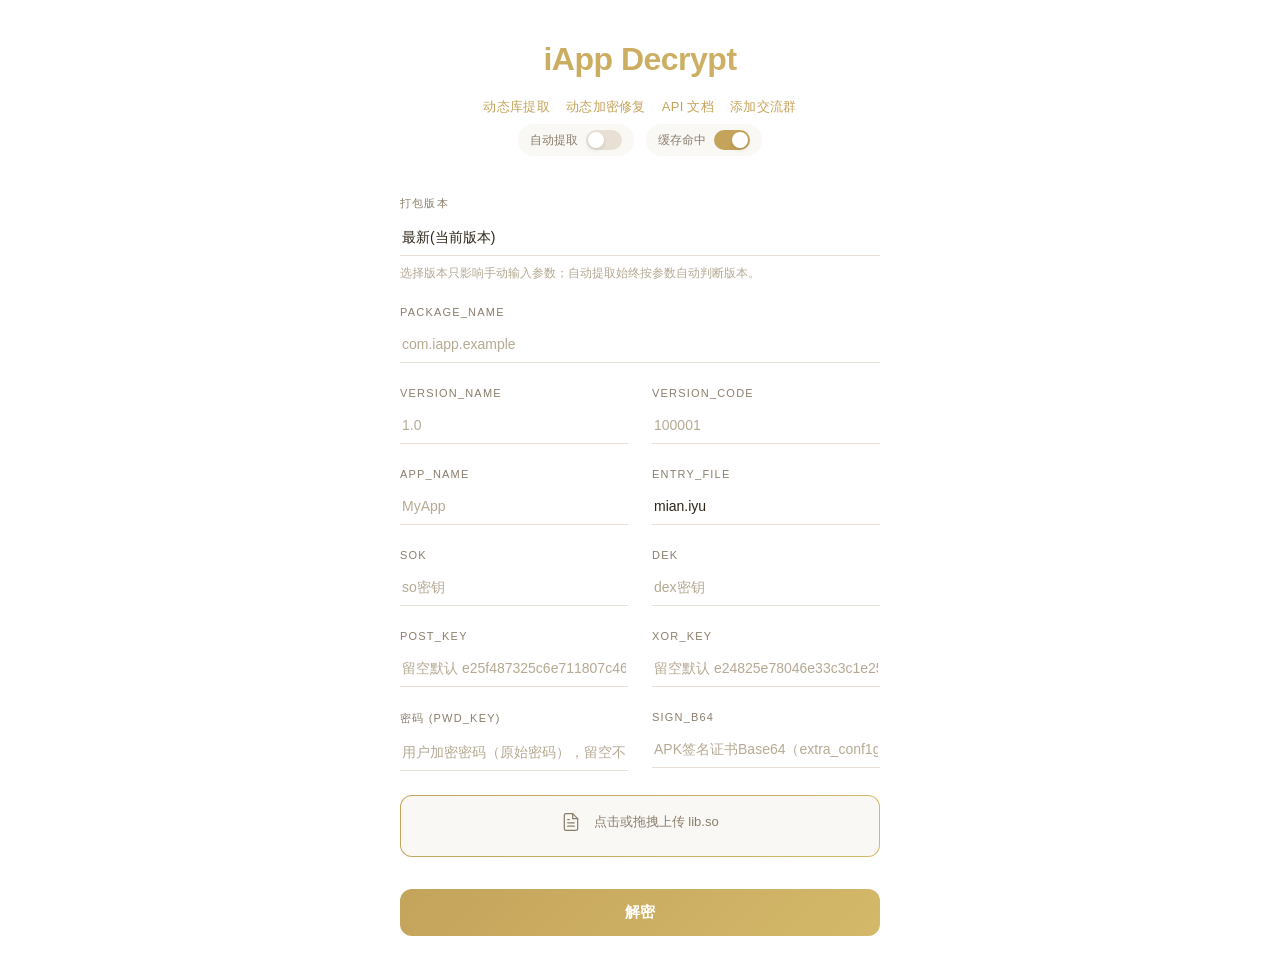
<file: temp/index.html>
<!DOCTYPE html>
<html lang="zh-CN">
<head>
    <meta charset="UTF-8">
    <meta name="viewport" content="width=device-width, initial-scale=1.0, maximum-scale=1.0, user-scalable=no">
    <title>iApp Decrypt</title>
    <link rel="stylesheet" href="css/style.css?v=2">
    <link rel="icon" type="image/x-icon" href="/favicon.ico">
</head>
<body>

<div class="main">
    <div class="header">
        <h1>iApp Decrypt</h1>
        <div class="header-links">
            <a class="header-link" href="libs.html">动态库提取</a>
            <a class="header-link" href="repair.html">动态加密修复</a>
            <a class="header-link" href="docs.html">API 文档</a>
            <a class="header-link" href="https://qm.qq.com/q/ix1x90IURa" target="_blank">添加交流群</a>
        </div>
        <div class="header-toggles">
            <div class="toggle-switch" id="autoExtractToggle" onclick="handleAutoExtractClick()">
                <span class="label">自动提取</span>
                <span class="switch"></span>
            </div>
            <div class="toggle-switch active" id="cacheToggle" onclick="handleCacheToggleClick()">
                <span class="label">缓存命中</span>
                <span class="switch"></span>
            </div>
        </div>
    </div>

    <div class="form-wrap" id="formWrap">
        <form id="decryptForm">
            <div class="file-zone" id="apkZone" style="display:none;">
                <input type="file" name="apk" accept=".apk">
                <div class="icon">
                    <svg width="20" height="20" viewBox="0 0 24 24" fill="none" stroke="currentColor" stroke-width="1.5" stroke-linecap="round" stroke-linejoin="round">
                        <path d="M12 2L2 7l10 5 10-5-10-5z"/>
                        <path d="M2 17l10 5 10-5"/>
                        <path d="M2 12l10 5 10-5"/>
                    </svg>
                </div>
                <div class="label">点击或拖拽上传 APK 文件</div>
                <div class="filename" id="apkLabel"></div>
                <div style="margin-top:8px;font-size:11px;color:var(--text3);">上传后将自动提取参数并填入下方表单</div>
            </div>
            <div class="upload-progress" id="apkExtractProgress">
                <div class="upload-progress-bar"><div class="upload-progress-fill"></div></div>
                <div class="upload-progress-text">上传进度 0%</div>
            </div>
            
            <div id="manualFields">
                <div class="field">
                    <label>打包版本</label>
                    <select id="packageMode" name="package_mode">
                        <option value="current">最新(当前版本)</option>
                        <option value="legacy4">远古(So密钥为4位)</option>
                    </select>
                    <div class="field-hint" id="packageModeHint">选择版本只影响手动输入参数；自动提取始终按参数自动判断版本。</div>
                </div>
                <div class="field">
                    <label>package_name</label>
                    <input type="text" name="package_name" placeholder="com.iapp.example" required>
                </div>
                <div class="field-row">
                    <div class="field">
                        <label>version_name</label>
                        <input type="text" name="version_name" placeholder="1.0" required>
                    </div>
                    <div class="field">
                        <label>version_code</label>
                        <input type="text" name="version_code" placeholder="100001" required>
                    </div>
                </div>
                <div class="field-row">
                    <div class="field">
                        <label>app_name</label>
                        <input type="text" name="app_name" placeholder="MyApp" required>
                    </div>
                    <div class="field">
                        <label>entry_file</label>
                        <input type="text" name="entry_file" placeholder="mian.iyu" value="mian.iyu">
                    </div>
                </div>
                <div class="field-row">
                    <div class="field">
                        <label>sok</label>
                        <input type="text" name="sok" placeholder="so密钥" required>
                    </div>
                    <div class="field">
                        <label>dek</label>
                        <input type="text" name="dek" placeholder="dex密钥" required>
                    </div>
                </div>
                <div class="field-row" id="legacySignRow">
                    <div class="field">
                        <label>sign_key</label>
                        <input type="text" name="sign_key" placeholder="APK签名MD5或最终signKey">
                    </div>
                </div>
                <div class="field-row" id="postKeyRow">
                    <div class="field">
                        <label>post_key</label>
                        <input type="text" name="post_key" placeholder="留空默认 e25f487325c6e711807c46c3e31d3c973c771e01">
                    </div>
                    <div class="field">
                        <label>xor_key</label>
                        <input type="text" name="xor_key" placeholder="留空默认 e24825e78046e33c3c1e251d4e0555e169a818ca">
                    </div>
                </div>
                <div class="field-row" id="signB64Row">
                    <div class="field">
                        <label>密码 (pwd_key)</label>
                        <input type="text" name="pwd_key" placeholder="用户加密密码（原始密码），留空不启用">
                    </div>
                    <div class="field">
                        <label>sign_b64</label>
                        <input type="text" name="sign_b64" placeholder="APK签名证书Base64（extra_conf1g.xml为空时需要，可留空自动提取）">
                    </div>
                </div>
            </div>
            
            <div class="file-zone" id="fileZone">
                <input type="file" name="libso" accept=".so" required>
                <div class="icon">
                    <svg width="20" height="20" viewBox="0 0 24 24" fill="none" stroke="currentColor" stroke-width="1.5" stroke-linecap="round" stroke-linejoin="round">
                        <path d="M14 2H6a2 2 0 0 0-2 2v16a2 2 0 0 0 2 2h12a2 2 0 0 0 2-2V8z"/>
                        <polyline points="14 2 14 8 20 8"/>
                        <line x1="16" y1="13" x2="8" y2="13"/>
                        <line x1="16" y1="17" x2="8" y2="17"/>
                        <polyline points="10 9 9 9 8 9"/>
                    </svg>
                </div>
                <div class="label">点击或拖拽上传 lib.so</div>
                <div class="filename" id="fileLabel"></div>
            </div>
            <div class="upload-progress" id="decryptUploadProgress">
                <div class="upload-progress-bar"><div class="upload-progress-fill"></div></div>
                <div class="upload-progress-text">上传进度 0%</div>
            </div>
            <button type="submit" class="submit-btn" id="submitBtn">解密</button>
            <div class="error-msg" id="errorMsg"></div>
        </form>
    </div>

        <div class="result-wrap" id="resultWrap"></div>
</div>

<div class="modal-overlay" id="modalOverlay" style="display:none;">
    <div class="modal-content">
        <div class="modal-header">
            <h3>自动提取参数</h3>
            <button class="modal-close" onclick="closeAutoExtractModal()">
                <svg width="18" height="18" viewBox="0 0 24 24" fill="none" stroke="currentColor" stroke-width="2" stroke-linecap="round" stroke-linejoin="round">
                    <line x1="18" y1="6" x2="6" y2="18"></line>
                    <line x1="6" y1="6" x2="18" y2="18"></line>
                </svg>
            </button>
        </div>
        <div class="modal-body">
            <div class="warning-box">
                <svg width="24" height="24" viewBox="0 0 24 24" fill="none" stroke="#d4915a" stroke-width="2" stroke-linecap="round" stroke-linejoin="round">
                    <path d="M12 9v2m0 4h.01"></path>
                    <path d="M12 2C6.48 2 2 6.48 2 12s4.48 10 10 10 10-4.48 10-10S17.52 2 12 2z"></path>
                </svg>
                <div class="warning-text">
                    <p><strong>注意事项：</strong></p>
                    <ul>
                        <li>大文件APK提取可能需要较长时间，请耐心等待</li>
                        <li>被加密或修改过的安装包可能无法有效提取参数</li>
                        <li>本工具只能解密由 iApp v3 打包的APK文件</li>
                    </ul>
                </div>
            </div>
        </div>
        <div class="modal-footer">
            <button class="modal-btn modal-btn-cancel" onclick="closeAutoExtractModal()">取消</button>
            <button class="modal-btn modal-btn-confirm" onclick="confirmAutoExtract()">确认开启</button>
        </div>
    </div>
</div>
<div class="toast" id="toast">已复制到剪贴板</div>
<script src="js/common.js?v=2"></script>
<script src="js/decrypt.js?v=2"></script>
</body>
</html>
</file>
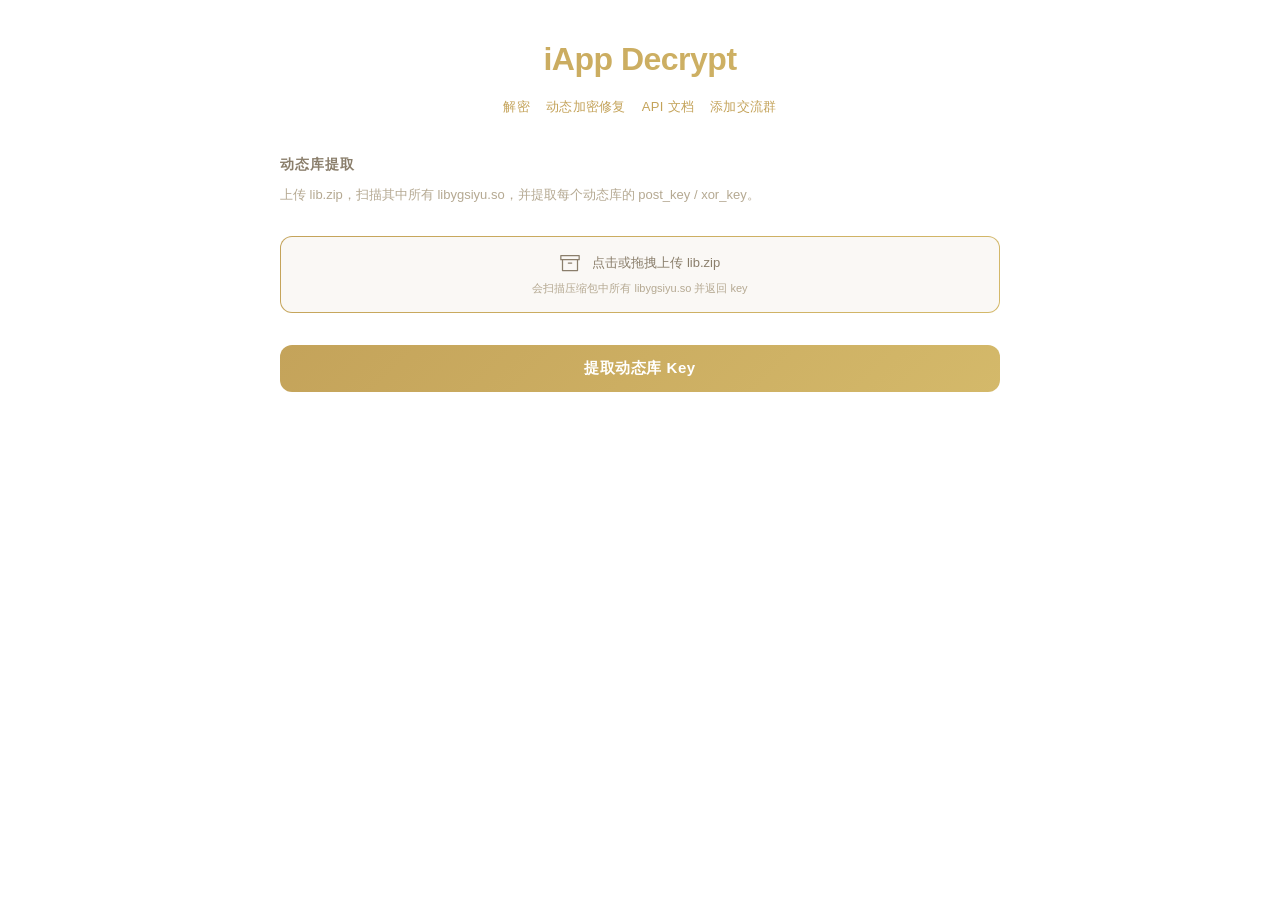
<file: temp/libs.html>
<!DOCTYPE html>
<html lang="zh-CN">
<head>
    <meta charset="UTF-8">
    <meta name="viewport" content="width=device-width, initial-scale=1.0, maximum-scale=1.0, user-scalable=no">
    <title>动态库提取 - iApp Decrypt</title>
    <link rel="stylesheet" href="css/style.css?v=2">
    <link rel="icon" type="image/x-icon" href="/favicon.ico">
</head>
<body>

<div class="main">
    <div class="header">
        <h1>iApp Decrypt</h1>
        <div class="header-links">
            <a class="header-link" href="index.html">解密</a>
            <a class="header-link" href="repair.html">动态加密修复</a>
            <a class="header-link" href="docs.html">API 文档</a>
            <a class="header-link" href="https://qm.qq.com/q/ix1x90IURa" target="_blank">添加交流群</a>
        </div>

    </div>

    <div class="lib-tool active" id="libTool">
        <div class="api-section">
            <h3>动态库提取</h3>
            <div class="api-desc">上传 lib.zip，扫描其中所有 libygsiyu.so，并提取每个动态库的 post_key / xor_key。</div>
        </div>

        <form id="libExtractForm">
            <div class="file-zone" id="libZipZone">
                <input type="file" name="libzip" accept=".zip,.apk" required>
                <div class="icon">
                    <svg width="20" height="20" viewBox="0 0 24 24" fill="none" stroke="currentColor" stroke-width="1.5" stroke-linecap="round" stroke-linejoin="round">
                        <path d="M21 8v13H3V8"/>
                        <path d="M1 3h22v5H1z"/>
                        <path d="M10 12h4"/>
                    </svg>
                </div>
                <div class="label">点击或拖拽上传 lib.zip</div>
                <div class="filename" id="libZipLabel"></div>
                <div style="margin-top:8px;font-size:11px;color:var(--text3);">会扫描压缩包中所有 libygsiyu.so 并返回 key</div>
            </div>
            <div class="upload-progress" id="libExtractUploadProgress">
                <div class="upload-progress-bar"><div class="upload-progress-fill"></div></div>
                <div class="upload-progress-text">上传进度 0%</div>
            </div>
            <button type="submit" class="submit-btn" id="libExtractBtn">提取动态库 Key</button>
            <div class="error-msg" id="libExtractError"></div>
        </form>
        <div class="tool-result" id="libExtractResult"></div>
    </div>
</div>


<div class="toast" id="toast">已复制到剪贴板</div>
<script src="js/common.js?v=2"></script>
<script src="js/libs.js?v=2"></script>
</body>
</html>
</file>
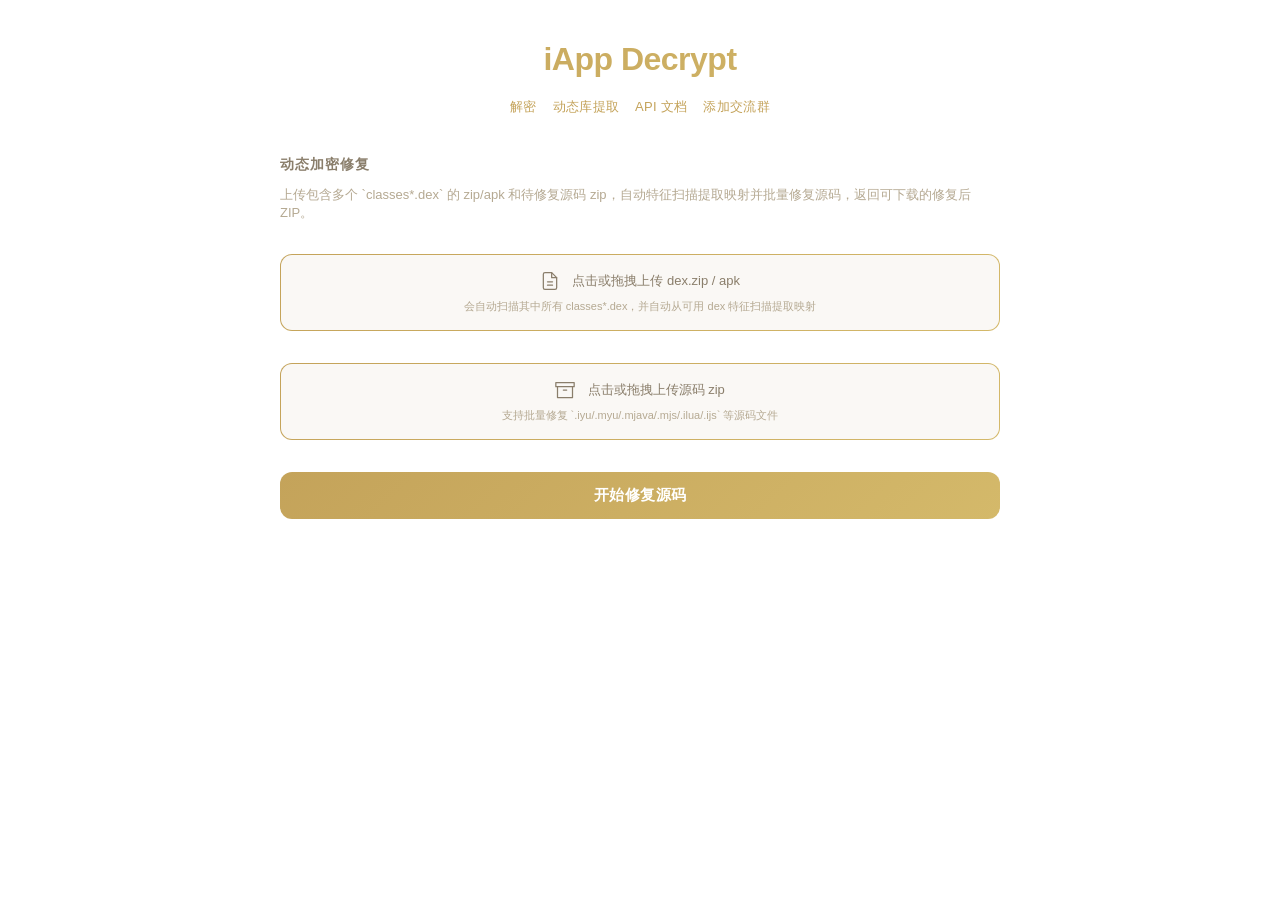
<file: temp/repair.html>
<!DOCTYPE html>
<html lang="zh-CN">
<head>
    <meta charset="UTF-8">
    <meta name="viewport" content="width=device-width, initial-scale=1.0, maximum-scale=1.0, user-scalable=no">
    <title>动态加密修复 - iApp Decrypt</title>
    <link rel="stylesheet" href="css/style.css?v=2">
    <link rel="icon" type="image/x-icon" href="/favicon.ico">
</head>
<body>

<div class="main">
    <div class="header">
        <h1>iApp Decrypt</h1>
        <div class="header-links">
            <a class="header-link" href="index.html">解密</a>
            <a class="header-link" href="libs.html">动态库提取</a>
            <a class="header-link" href="docs.html">API 文档</a>
            <a class="header-link" href="https://qm.qq.com/q/ix1x90IURa" target="_blank">添加交流群</a>
        </div>

    </div>

    <div class="lib-tool active" id="repairTool">
        <div class="api-section">
            <h3>动态加密修复</h3>
            <div class="api-desc">上传包含多个 `classes*.dex` 的 zip/apk 和待修复源码 zip，自动特征扫描提取映射并批量修复源码，返回可下载的修复后 ZIP。</div>
        </div>

        <form id="repairForm">
            <div class="file-zone" id="repairDexZone">
                <input type="file" name="dexzip" accept=".zip,.apk,.dex" required>
                <div class="icon">
                    <svg width="20" height="20" viewBox="0 0 24 24" fill="none" stroke="currentColor" stroke-width="1.5" stroke-linecap="round" stroke-linejoin="round">
                        <path d="M14 2H6a2 2 0 0 0-2 2v16a2 2 0 0 0 2 2h12a2 2 0 0 0 2-2V8z"/>
                        <polyline points="14 2 14 8 20 8"/>
                        <path d="M9 13h6"/>
                        <path d="M9 17h6"/>
                    </svg>
                </div>
                <div class="label">点击或拖拽上传 dex.zip / apk</div>
                <div class="filename" id="repairDexLabel"></div>
                <div style="margin-top:8px;font-size:11px;color:var(--text3);">会自动扫描其中所有 classes*.dex，并自动从可用 dex 特征扫描提取映射</div>
            </div>

            <div class="file-zone" id="repairSrcZipZone" style="margin-top:18px;">
                <input type="file" name="srczip" accept=".zip" required>
                <div class="icon">
                    <svg width="20" height="20" viewBox="0 0 24 24" fill="none" stroke="currentColor" stroke-width="1.5" stroke-linecap="round" stroke-linejoin="round">
                        <path d="M21 8v13H3V8"/>
                        <path d="M1 3h22v5H1z"/>
                        <path d="M10 12h4"/>
                    </svg>
                </div>
                <div class="label">点击或拖拽上传源码 zip</div>
                <div class="filename" id="repairSrcZipLabel"></div>
                <div style="margin-top:8px;font-size:11px;color:var(--text3);">支持批量修复 `.iyu/.myu/.mjava/.mjs/.ilua/.ijs` 等源码文件</div>
            </div>

            <div class="upload-progress" id="repairUploadProgress">
                <div class="upload-progress-bar"><div class="upload-progress-fill"></div></div>
                <div class="upload-progress-text">上传进度 0%</div>
            </div>
            <button type="submit" class="submit-btn" id="repairBtn">开始修复源码</button>
            <div class="error-msg" id="repairError"></div>
        </form>
        <div class="tool-result" id="repairResult"></div>
    </div>
</div>


<div class="toast" id="toast">已复制到剪贴板</div>
<script src="js/common.js?v=2"></script>
<script src="js/repair.js?v=2"></script>
</body>
</html>
</file>
<file: temp/css/style.css>
:root {
            --bg: #ffffff;
            --surface: #faf8f5;
            --surface2: #f3efe8;
            --border: #e8e0d4;
            --text: #2c2518;
            --text2: #8a7e6b;
            --text3: #b5a992;
            --accent1: #c4a35a;
            --accent2: #d4b96a;
            --grad: linear-gradient(135deg, #c4a35a, #d4b96a);
            --green: #6b9a4e;
            --red: #c45a5a;
            --orange: #d4915a;
            --r: 12px;
        }
        * { margin: 0; padding: 0; box-sizing: border-box; }
        body {
            background: var(--bg);
            color: var(--text);
            font-family: -apple-system, BlinkMacSystemFont, "Segoe UI", Roboto, "Helvetica Neue", Arial, sans-serif;
            min-height: 100vh;
            -webkit-font-smoothing: antialiased;
        }

        /* ===== Main ===== */
        .main {
            max-width: 1200px;
            margin: 0 auto;
            padding: 24px;
        }
        @media (min-width: 768px) { .main { padding: 40px; } }

        /* ===== Header ===== */
        .header {
            text-align: center;
            margin-bottom: 40px;
        }
        .header h1 {
            font-size: 32px;
            font-weight: 800;
            letter-spacing: -0.5px;
            background: var(--grad);
            -webkit-background-clip: text;
            -webkit-text-fill-color: transparent;
            background-clip: text;
            line-height: 1.2;
        }
        .header-link {
            display: inline-block;
            margin-top: 10px;
            font-size: 13px;
            font-weight: 500;
            color: var(--accent1);
            text-decoration: none;
            letter-spacing: 0.3px;
            transition: opacity 0.2s;
        }
        .header-link:hover { opacity: 0.7; }
        .header-links {
            margin-top: 10px;
            display: flex;
            gap: 16px;
            justify-content: center;
            align-items: center;
        }
        .header-toggles {
            display: flex;
            justify-content: center;
            align-items: center;
            gap: 12px;
            margin-top: 8px;
            flex-wrap: wrap;
        }
        .toggle-switch {
            display: inline-flex;
            align-items: center;
            gap: 8px;
            padding: 6px 12px;
            background: var(--surface);
            border-radius: 20px;
            cursor: pointer;
            transition: all 0.2s;
        }
        .toggle-switch:hover { background: var(--surface2); }
        .toggle-switch.disabled { opacity: 0.5; cursor: not-allowed; }
        .toggle-switch .label { font-size: 12px; font-weight: 500; color: var(--text2); }
        .toggle-switch .switch {
            width: 36px;
            height: 20px;
            background: var(--border);
            border-radius: 10px;
            position: relative;
            transition: background 0.2s;
        }
        .toggle-switch.active .switch { background: var(--accent1); }
        .toggle-switch .switch::after {
            content: '';
            position: absolute;
            width: 16px;
            height: 16px;
            background: white;
            border-radius: 50%;
            top: 2px;
            left: 2px;
            transition: transform 0.2s;
            box-shadow: 0 2px 4px rgba(0,0,0,0.1);
        }
        .toggle-switch.active .switch::after { transform: translateX(16px); }
        
        .modal-overlay {
            position: fixed;
            top: 0;
            left: 0;
            right: 0;
            bottom: 0;
            background: rgba(0, 0, 0, 0.5);
            display: flex;
            align-items: center;
            justify-content: center;
            z-index: 1000;
            backdrop-filter: blur(4px);
        }
        .modal-content {
            background: var(--bg);
            border-radius: var(--r);
            width: 90%;
            max-width: 480px;
            overflow: hidden;
            box-shadow: 0 20px 60px rgba(0, 0, 0, 0.2);
            animation: modalIn 0.2s ease-out;
        }
        @keyframes modalIn {
            from { opacity: 0; transform: scale(0.95) translateY(20px); }
            to { opacity: 1; transform: scale(1) translateY(0); }
        }
        .modal-header {
            display: flex;
            align-items: center;
            justify-content: space-between;
            padding: 20px 24px;
            border-bottom: 1px solid var(--border);
        }
        .modal-header h3 {
            font-size: 18px;
            font-weight: 700;
            color: var(--text);
        }
        .modal-close {
            background: none;
            border: none;
            color: var(--text3);
            cursor: pointer;
            padding: 6px;
            border-radius: 8px;
            transition: all 0.2s;
        }
        .modal-close:hover {
            color: var(--text);
            background: var(--surface);
        }
        .modal-body {
            padding: 24px;
        }
        .warning-box {
            display: flex;
            gap: 16px;
            padding: 16px;
            background: rgba(212, 145, 90, 0.08);
            border-radius: var(--r);
            border-left: 4px solid var(--orange);
        }
        .warning-text {
            flex: 1;
            font-size: 14px;
            color: var(--text2);
        }
        .warning-text p {
            margin-bottom: 8px;
        }
        .warning-text ul {
            list-style: none;
            padding-left: 0;
            margin: 0;
        }
        .warning-text li {
            position: relative;
            padding-left: 20px;
            margin-bottom: 6px;
            line-height: 1.5;
        }
        .warning-text li::before {
            content: '•';
            position: absolute;
            left: 0;
            color: var(--orange);
            font-weight: bold;
        }
        .modal-footer {
            display: flex;
            gap: 12px;
            padding: 16px 24px;
            border-top: 1px solid var(--border);
            background: var(--surface);
        }
        .modal-btn {
            flex: 1;
            padding: 12px;
            border: none;
            border-radius: var(--r);
            font-size: 14px;
            font-weight: 600;
            cursor: pointer;
            transition: all 0.2s;
        }
        .modal-btn-cancel {
            background: var(--surface2);
            color: var(--text2);
        }
        .modal-btn-cancel:hover {
            background: var(--border);
        }
        .modal-btn-confirm {
            background: var(--grad);
            color: white;
        }
        .modal-btn-confirm:hover {
            transform: scale(1.02);
            box-shadow: 0 4px 16px rgba(196, 163, 90, 0.4);
        }
        
        .header-links .header-link + .header-link::before {
            content: '';
            display: none;
        }

        /* ===== API Doc ===== */
        .api-doc {
            display: none;
            max-width: 720px;
            margin: 0 auto 40px;
        }
        .api-doc.active { display: block; }
        .lib-tool {
            display: none;
            max-width: 720px;
            margin: 0 auto 40px;
        }
        .lib-tool.active { display: block; }
        .api-section { margin-bottom: 32px; }
        .api-section h3 {
            font-size: 14px;
            font-weight: 700;
            color: var(--text2);
            text-transform: uppercase;
            letter-spacing: 1px;
            margin-bottom: 12px;
        }
        .api-code {
            font-family: "SF Mono", Monaco, monospace;
            font-size: 14px;
            font-weight: 600;
            color: var(--accent1);
            background: var(--surface);
            display: inline-block;
            padding: 8px 16px;
            border-radius: 8px;
        }
        .api-desc {
            font-size: 13px;
            color: var(--text3);
            margin-top: 6px;
        }
        .api-table {
            width: 100%;
            border-collapse: collapse;
            font-size: 13px;
        }
        .api-table th {
            text-align: left;
            padding: 8px 12px;
            font-weight: 600;
            color: var(--text2);
            font-size: 11px;
            text-transform: uppercase;
            letter-spacing: 0.5px;
            border-bottom: 1px solid var(--border);
        }
        .api-table td {
            padding: 10px 12px;
            border-bottom: 1px solid var(--surface2);
            color: var(--text);
        }
        .api-table .mono {
            font-family: "SF Mono", Monaco, monospace;
            font-weight: 600;
            color: var(--accent1);
            font-size: 12px;
        }
        .api-table .req {
            color: var(--red);
            font-weight: 600;
        }
        .code-tabs {
            position: relative;
            display: flex;
            gap: 4px;
            margin-bottom: 12px;
        }
        .tab-indicator {
            position: absolute;
            top: 0;
            height: 100%;
            border-radius: 8px;
            background: var(--surface);
            pointer-events: none;
            z-index: 0;
            /* 左缘与宽度用带回弹的缓动：先拉长、再收拢 */
            transition: left 0.32s cubic-bezier(0.34, 1.3, 0.64, 1),
                        width 0.32s cubic-bezier(0.34, 1.3, 0.64, 1);
        }
        .tab-btn {
            position: relative;
            z-index: 1;
            padding: 6px 14px;
            background: transparent;
            border: none;
            border-radius: 8px;
            color: var(--text3);
            font-size: 12px;
            font-weight: 600;
            cursor: pointer;
            transition: color 0.2s, background 0.2s;
        }
        .tab-btn:hover:not(.active) { color: var(--text); background: var(--surface); }
        .tab-btn.active { color: var(--accent1); }
        .tab-panel { display: none; }
        .tab-panel.active { display: block; }
        @media (prefers-reduced-motion: reduce) {
            .tab-indicator { transition: none; }
        }
        .api-example {
            background: var(--surface);
            border-radius: var(--r);
            padding: 20px;
            font-family: "SF Mono", "Fira Code", Monaco, Consolas, monospace;
            font-size: 12.5px;
            line-height: 1.7;
            color: #5a5245;
            white-space: pre;
            overflow-x: auto;
            margin: 0;
        }

        /* ===== Markdown 渲染 ===== */
        .markdown-body {
            font-size: 14px;
            color: var(--text);
            line-height: 1.7;
        }
        .markdown-body h1 {
            font-size: 26px;
            font-weight: 800;
            margin: 0 0 16px;
            letter-spacing: -0.5px;
        }
        .markdown-body h2 {
            font-size: 18px;
            font-weight: 700;
            margin: 32px 0 12px;
            padding-top: 8px;
            border-top: 1px solid var(--border);
        }
        .markdown-body h3 {
            font-size: 15px;
            font-weight: 700;
            margin: 24px 0 10px;
        }
        .markdown-body h4 {
            font-size: 14px;
            font-weight: 700;
            margin: 20px 0 8px;
            color: var(--text2);
        }
        .markdown-body p {
            margin: 0 0 12px;
            color: var(--text3);
        }
        .markdown-body a {
            color: var(--accent1);
            text-decoration: none;
        }
        .markdown-body a:hover { text-decoration: underline; }
        .markdown-body ul, .markdown-body ol {
            margin: 0 0 12px 20px;
            color: var(--text3);
        }
        .markdown-body li { margin-bottom: 4px; }
        .markdown-body code {
            font-family: "SF Mono", Monaco, monospace;
            font-size: 12px;
            color: var(--accent1);
            background: var(--surface);
            padding: 2px 6px;
            border-radius: 4px;
        }
        .markdown-body pre {
            background: var(--surface);
            border-radius: var(--r);
            padding: 20px;
            margin: 0 0 16px;
            overflow-x: auto;
        }
        .markdown-body pre code {
            font-family: "SF Mono", "Fira Code", Monaco, Consolas, monospace;
            font-size: 12.5px;
            line-height: 1.7;
            color: #5a5245;
            background: transparent;
            padding: 0;
            border-radius: 0;
            white-space: pre;
        }
        .markdown-body table {
            width: 100%;
            border-collapse: collapse;
            font-size: 13px;
            margin: 0 0 16px;
        }
        .markdown-body th {
            text-align: left;
            padding: 8px 12px;
            font-weight: 600;
            color: var(--text2);
            font-size: 11px;
            text-transform: uppercase;
            letter-spacing: 0.5px;
            border-bottom: 1px solid var(--border);
        }
        .markdown-body td {
            padding: 10px 12px;
            border-bottom: 1px solid var(--surface2);
            color: var(--text);
        }
        .markdown-body blockquote {
            margin: 0 0 16px;
            padding: 8px 16px;
            border-left: 3px solid var(--accent1);
            background: var(--surface);
            border-radius: 0 var(--r) var(--r) 0;
            color: var(--text3);
            font-size: 13px;
        }
        .markdown-body hr {
            border: none;
            border-top: 1px solid var(--border);
            margin: 24px 0;
        }

        /* ===== Docs 布局 ===== */
        .docs-layout {
            display: flex;
            gap: 32px;
            align-items: flex-start;
            margin-top: 8px;
        }
        .docs-sidebar {
            width: 220px;
            flex-shrink: 0;
            position: sticky;
            top: 24px;
            max-height: calc(100vh - 48px);
            overflow-y: auto;
            padding-right: 8px;
        }
        .docs-group { margin-bottom: 18px; }
        .docs-group-title {
            font-size: 11px;
            font-weight: 700;
            color: var(--text3);
            text-transform: uppercase;
            letter-spacing: 1px;
            margin-bottom: 6px;
            padding-left: 10px;
        }
        .docs-side-item {
            display: block;
            padding: 6px 10px;
            font-size: 13px;
            color: var(--text2);
            text-decoration: none;
            border-radius: 6px;
            margin-bottom: 2px;
            transition: all 0.15s;
        }
        .docs-side-item:hover { background: var(--surface); color: var(--text); }
        .docs-side-item.active { background: var(--surface); color: var(--accent1); font-weight: 600; }
        .docs-content {
            flex: 1;
            min-width: 0;
            max-width: 760px;
        }
        .docs-nav {
            display: flex;
            justify-content: space-between;
            gap: 16px;
            margin-top: 48px;
            border-top: 1px solid var(--border);
            padding-top: 24px;
        }
        .docs-nav-card {
            display: flex;
            flex-direction: column;
            gap: 4px;
            padding: 16px 20px;
            border: 1px solid var(--border);
            border-radius: var(--r);
            text-decoration: none;
            background: var(--surface);
            min-width: 160px;
            transition: all 0.2s;
        }
        .docs-nav-card:hover { border-color: var(--accent1); }
        .docs-nav-next { text-align: right; margin-left: auto; }
        .docs-nav-dir { font-size: 11px; color: var(--text3); }
        .docs-nav-title { font-size: 14px; font-weight: 600; color: var(--accent1); }

        /* ===== 在线调试 ===== */
        .debug-box {
            margin-top: 36px;
            border: 1px solid var(--border);
            border-radius: var(--r);
            padding: 20px;
            background: var(--bg);
        }
        .debug-title { font-size: 15px; font-weight: 700; margin-bottom: 16px; }
        .debug-form { display: flex; flex-direction: column; gap: 12px; }
        .debug-field { display: flex; flex-direction: column; gap: 6px; }
        .debug-field label { font-size: 12px; color: var(--text2); font-weight: 500; }
        .debug-field label b { color: var(--red); }
        .debug-field input[type="text"], .debug-field select {
            padding: 8px 12px;
            border: 1px solid var(--border);
            border-radius: 8px;
            font-size: 13px;
            color: var(--text);
            background: var(--bg);
        }
        .debug-field input[type="text"]:focus, .debug-field select:focus {
            border-color: var(--accent1);
            outline: none;
        }
        .debug-field input[type="file"] { font-size: 12px; color: var(--text3); }
        .debug-send {
            align-self: flex-start;
            padding: 10px 20px;
            background: var(--grad);
            color: #fff;
            border: none;
            border-radius: 8px;
            font-size: 13px;
            font-weight: 600;
            cursor: pointer;
            transition: all 0.2s;
        }
        .debug-send:hover { opacity: 0.9; transform: translateY(-1px); }
        .debug-send:active { transform: none; }
        .debug-result {
            margin-top: 16px;
            background: var(--surface);
            border-radius: var(--r);
            padding: 16px;
            max-height: 420px;
            overflow: auto;
        }
        .debug-result pre {
            font-family: "SF Mono", Monaco, monospace;
            font-size: 12px;
            line-height: 1.6;
            color: #5a5245;
            white-space: pre-wrap;
            word-break: break-all;
            margin: 0;
        }
        .debug-result p { color: var(--text3); font-size: 13px; margin: 0; }
        .debug-err { color: var(--red); font-size: 13px; }
        .debug-link { color: var(--accent1); font-weight: 600; }

        .docs-menu-btn {
            display: none;
        }
        .docs-backdrop {
            display: none;
        }

        @media (max-width: 900px) {
            .docs-layout { flex-direction: column; }
            .docs-menu-btn {
                position: sticky;
                top: 12px;
                z-index: 60;
                display: inline-flex;
                align-items: center;
                gap: 6px;
                align-self: flex-start;
                padding: 8px 14px;
                background: var(--surface);
                border: 1px solid var(--border);
                border-radius: 8px;
                font-size: 13px;
                font-weight: 600;
                color: var(--text);
                cursor: pointer;
                margin-bottom: 16px;
            }
            .docs-sidebar {
                position: fixed;
                top: 0;
                left: 0;
                bottom: 0;
                width: 270px;
                max-height: none;
                background: var(--bg);
                z-index: 100;
                padding: 24px 20px;
                overflow-y: auto;
                transform: translateX(-100%);
                transition: transform 0.25s ease;
                box-shadow: 0 0 40px rgba(0, 0, 0, 0.12);
            }
            .docs-sidebar.open { transform: translateX(0); }
            .docs-backdrop {
                display: block;
                position: fixed;
                inset: 0;
                background: rgba(0, 0, 0, 0.35);
                z-index: 99;
                opacity: 0;
                pointer-events: none;
                transition: opacity 0.25s ease;
            }
            .docs-backdrop.show { opacity: 1; pointer-events: auto; }
        }

        /* 手机端长行自动换行，避免横向滚动 */
        @media (max-width: 900px) {
            .markdown-body pre,
            .markdown-body pre code {
                white-space: pre-wrap;
                overflow-wrap: anywhere;
                word-break: break-word;
            }
            .markdown-body code {
                overflow-wrap: anywhere;
                word-break: break-word;
            }
            .markdown-body td,
            .markdown-body th {
                word-break: break-word;
            }
        }

        /* ===== Form ===== */
        .form-wrap {
            max-width: 480px;
            margin: 0 auto;
        }
        .field { margin-bottom: 24px; }
        .field label {
            display: block;
            font-size: 11px;
            font-weight: 300;
            color: var(--text2);
            margin-bottom: 8px;
            text-transform: uppercase;
            letter-spacing: 1.2px;
        }
        .field input[type="text"],
        .field select {
            width: 100%;
            padding: 10px 2px;
            background: transparent;
            border: none;
            border-bottom: 1px solid var(--border);
            border-radius: 0;
            color: var(--text);
            font-size: 14px;
            outline: none;
            transition: border-image 0.3s;
        }
        .field input[type="text"]:focus,
        .field select:focus {
            border-bottom: 2px solid transparent;
            border-image: var(--grad) 1;
        }
        .field input[type="text"]::placeholder { color: var(--text3); font-weight: 300; }
        .field select { appearance: none; color: var(--text); }
        .field-hint {
            margin-top: 8px;
            font-size: 12px;
            line-height: 1.5;
            color: var(--text3);
        }
        .field-row {
            display: grid;
            grid-template-columns: 1fr 1fr;
            gap: 24px;
        }
        .file-zone {
            position: relative;
            border: 1.5px dashed transparent;
            border-radius: var(--r);
            padding: 16px 24px;
            text-align: center;
            cursor: pointer;
            transition: all 0.25s ease;
            margin-bottom: 32px;
            background-origin: border-box;
            background-clip: padding-box, border-box;
            background-image: linear-gradient(var(--surface), var(--surface)), var(--grad);
        }
        .file-zone:hover, .file-zone.dragover {
            transform: translateY(-2px);
            background-image: linear-gradient(var(--surface2), var(--surface2)), var(--grad);
        }
        .file-zone input { position: absolute; inset: 0; opacity: 0; cursor: pointer; }
        .file-zone .icon { margin-bottom: 0; display: inline; vertical-align: middle; }
        .file-zone .icon svg { stroke: var(--text2); transition: stroke 0.2s; vertical-align: middle; }
        .file-zone:hover .icon svg { stroke: var(--accent1); }
        .file-zone .label { font-size: 13px; color: var(--text2); font-weight: 400; display: inline; vertical-align: middle; margin-left: 8px; }
        .file-zone .filename { font-size: 13px; color: var(--accent1); margin-top: 8px; font-weight: 600; word-break: break-all; }
        .upload-progress {
            display: none;
            margin: -14px 0 18px;
            padding: 12px 14px;
            background: var(--surface);
            border-radius: var(--r);
        }
        .upload-progress.show { display: block; }
        .upload-progress-bar {
            width: 100%;
            height: 6px;
            border-radius: 999px;
            background: var(--surface2);
            overflow: hidden;
        }
        .upload-progress-fill {
            width: 0%;
            height: 100%;
            background: var(--grad);
            transition: width 0.15s ease;
        }
        .upload-progress-text {
            margin-top: 8px;
            font-size: 12px;
            color: var(--text2);
        }
        .submit-btn {
            width: 100%;
            padding: 14px;
            background: var(--grad);
            color: #ffffff;
            border: none;
            border-radius: var(--r);
            font-size: 15px;
            font-weight: 700;
            cursor: pointer;
            transition: all 0.2s ease;
            letter-spacing: 0.5px;
        }
        .submit-btn:hover { transform: scale(1.02); box-shadow: 0 8px 32px rgba(196, 163, 90, 0.3); }
        .submit-btn:active { transform: scale(0.97); box-shadow: none; }
        .submit-btn:disabled { opacity: 0.4; cursor: not-allowed; transform: none; box-shadow: none; }
        .error-msg {
            margin-top: 16px;
            padding: 12px 16px;
            background: rgba(196, 90, 90, 0.08);
            border-radius: var(--r);
            color: var(--red);
            font-size: 13px;
            display: none;
        }
        .error-msg.show { display: block; }
        .tool-result {
            margin-top: 24px;
        }
        .tool-result-list {
            display: grid;
            gap: 16px;
        }
        .tool-result-card {
            background: var(--surface);
            border-radius: var(--r);
            padding: 18px 20px;
        }
        .tool-result-card pre {
            white-space: pre-wrap;
            overflow-wrap: anywhere;
            word-break: break-word;
        }
        .tool-result-path {
            font-size: 13px;
            font-weight: 700;
            color: var(--text);
            margin-bottom: 14px;
            word-break: break-all;
            font-family: "SF Mono", Monaco, monospace;
        }
        .tool-result-grid {
            display: grid;
            gap: 12px;
        }
        .tool-result-item {
            background: var(--bg);
            border-radius: 10px;
            padding: 12px 14px;
        }
        .tool-result-label {
            font-size: 11px;
            color: var(--text3);
            text-transform: uppercase;
            letter-spacing: 0.8px;
            margin-bottom: 8px;
        }
        .tool-result-value {
            font-size: 13px;
            color: var(--text);
            line-height: 1.6;
            word-break: break-all;
            font-family: "SF Mono", Monaco, "Cascadia Code", monospace;
        }

        /* ===== Result ===== */
        .result-wrap { display: none; }
        .result-wrap.active { display: block; }
        .form-wrap.hidden { display: none; }

        .top-bar {
            display: flex;
            align-items: center;
            justify-content: space-between;
            gap: 16px;
            flex-wrap: wrap;
            margin-bottom: 24px;
        }
        .top-bar h2 {
            font-size: 20px;
            font-weight: 700;
            display: flex;
            align-items: center;
            gap: 12px;
        }
        .top-bar h2 .dot {
            width: 10px;
            height: 10px;
            border-radius: 50%;
            background: var(--green);
            box-shadow: 0 0 12px rgba(107, 154, 78, 0.3);
        }
        .top-bar h2 .dot.fail { background: var(--red); box-shadow: 0 0 12px rgba(196, 90, 90, 0.3); }
        .top-actions { display: flex; gap: 8px; align-items: center; }
        .pill { padding: 6px 16px; border-radius: 20px; font-size: 12px; font-weight: 700; }
        .pill-ok { background: rgba(107, 154, 78, 0.1); color: var(--green); }
        .pill-fail { background: rgba(196, 90, 90, 0.1); color: var(--red); }

        .hint-bar {
            text-align: center;
            font-size: 12px;
            color: var(--text3);
            font-weight: 400;
            letter-spacing: 0.3px;
            margin-bottom: 24px;
        }

        .info-bar {
            display: flex;
            gap: 16px;
            flex-wrap: wrap;
            margin-bottom: 24px;
        }
        .info-chip {
            background: var(--surface);
            border-radius: var(--r);
            padding: 16px 24px;
            display: flex;
            align-items: center;
            gap: 12px;
        }
        .info-chip .num { font-size: 24px; font-weight: 800; }
        .info-chip .num.green { color: var(--green); }
        .info-chip .num.orange { color: var(--orange); }
        .info-chip .num.red { color: var(--red); }
        .info-chip .num.accent { color: var(--accent1); }
        .info-chip .desc { font-size: 12px; color: var(--text3); line-height: 1.4; font-weight: 400; }

        .strategy-panel {
            background: var(--surface);
            border-radius: var(--r);
            padding: 18px 20px;
            margin-bottom: 24px;
        }
        .strategy-title {
            font-size: 13px;
            font-weight: 700;
            color: var(--text2);
            margin-bottom: 14px;
            text-transform: uppercase;
            letter-spacing: 0.8px;
        }
        .strategy-grid {
            display: grid;
            grid-template-columns: 1fr;
            gap: 12px;
        }
        @media (min-width: 900px) { .strategy-grid { grid-template-columns: 1fr 1fr; } }
        .strategy-item {
            background: var(--bg);
            border-radius: 10px;
            padding: 12px 14px;
        }
        .strategy-item.wide {
            grid-column: 1 / -1;
        }
        .strategy-label {
            font-size: 11px;
            color: var(--text3);
            text-transform: uppercase;
            letter-spacing: 0.8px;
            margin-bottom: 8px;
        }
        .strategy-value {
            font-size: 13px;
            color: var(--text);
            word-break: break-all;
            line-height: 1.6;
            font-family: "SF Mono", Monaco, "Cascadia Code", monospace;
        }
        .strategy-copy {
            margin-top: 10px;
        }

        .cards {
            display: grid;
            grid-template-columns: 1fr;
            gap: 16px;
        }
        @media (min-width: 900px) { .cards { grid-template-columns: repeat(2, 1fr); } }

        .card {
            background: var(--surface);
            border-radius: var(--r);
            overflow: hidden;
            display: flex;
            flex-direction: column;
            transition: all 0.2s;
        }
        .card:hover { background: var(--surface2); }
        .card-head {
            padding: 14px 20px;
            display: flex;
            align-items: center;
            justify-content: space-between;
            gap: 8px;
        }
        .card-name { display: flex; align-items: center; gap: 10px; min-width: 0; }
        .card-name .dot { width: 8px; height: 8px; border-radius: 50%; flex-shrink: 0; }
        .card-name .dot.entry { background: var(--orange); box-shadow: 0 0 8px rgba(212, 145, 90, 0.2); }
        .card-name .dot.normal { background: var(--accent1); box-shadow: 0 0 8px rgba(196, 163, 90, 0.15); }
        .card-name span {
            font-size: 13px;
            font-weight: 600;
            font-family: "SF Mono", Monaco, "Cascadia Code", monospace;
            color: var(--text);
            white-space: normal;
            overflow-wrap: anywhere;
            word-break: break-word;
        }
        .badge {
            background: rgba(212, 145, 90, 0.1);
            color: var(--orange);
            padding: 3px 10px;
            border-radius: 6px;
            font-size: 10px;
            font-weight: 700;
            flex-shrink: 0;
            text-transform: uppercase;
            letter-spacing: 0.8px;
        }
        .copy-btn {
            padding: 6px 14px;
            background: transparent;
            border: none;
            border-radius: 8px;
            color: var(--text3);
            font-size: 12px;
            cursor: pointer;
            transition: all 0.2s;
            font-weight: 500;
        }
        .copy-btn:hover { color: var(--accent1); background: rgba(196, 163, 90, 0.08); }
        .copy-btn.copied { color: var(--green); background: rgba(107, 154, 78, 0.08); }

        .card-body { flex: 1; position: relative; }
        .code-wrap { overflow: auto; max-height: 55vh; }
        @media (min-width: 900px) { .code-wrap { max-height: 440px; } }
        .code-block {
            margin: 0;
            padding: 20px;
            color: #5a5245;
            font-family: "SF Mono", "Fira Code", Monaco, Consolas, monospace;
            font-size: 12.5px;
            line-height: 1.7;
            white-space: pre-wrap;
            overflow-wrap: anywhere;
            word-break: break-word;
            tab-size: 4;
        }

        .failed-section {
            margin-top: 24px;
            background: var(--surface);
            border-radius: var(--r);
            overflow: hidden;
        }
        .failed-section .head {
            padding: 14px 24px;
            background: rgba(196, 90, 90, 0.04);
            font-size: 13px;
            font-weight: 700;
            color: var(--red);
        }
        .failed-section ul { list-style: none; }
        .failed-section li { padding: 12px 24px; display: flex; gap: 16px; font-size: 13px; }
        .failed-section .fname { color: var(--text); font-family: "SF Mono", Monaco, monospace; font-weight: 600; white-space: normal; overflow-wrap: anywhere; word-break: break-word; }
        .failed-section .err { color: var(--text3); word-break: break-all; }

        .toast {
            position: fixed;
            top: 24px;
            left: 50%;
            transform: translateX(-50%) translateY(-60px);
            background: var(--surface2);
            color: var(--text);
            padding: 12px 28px;
            border-radius: var(--r);
            font-size: 13px;
            font-weight: 500;
            box-shadow: 0 12px 40px rgba(0,0,0,0.1);
            opacity: 0;
            transition: all 0.3s;
            z-index: 1000;
            pointer-events: none;
        }
        .toast.show { opacity: 1; transform: translateX(-50%) translateY(0); }

        ::-webkit-scrollbar { width: 4px; height: 4px; }
        ::-webkit-scrollbar-track { background: transparent; }
        ::-webkit-scrollbar-thumb { background: #d4cfc5; border-radius: 2px; }
</file>
